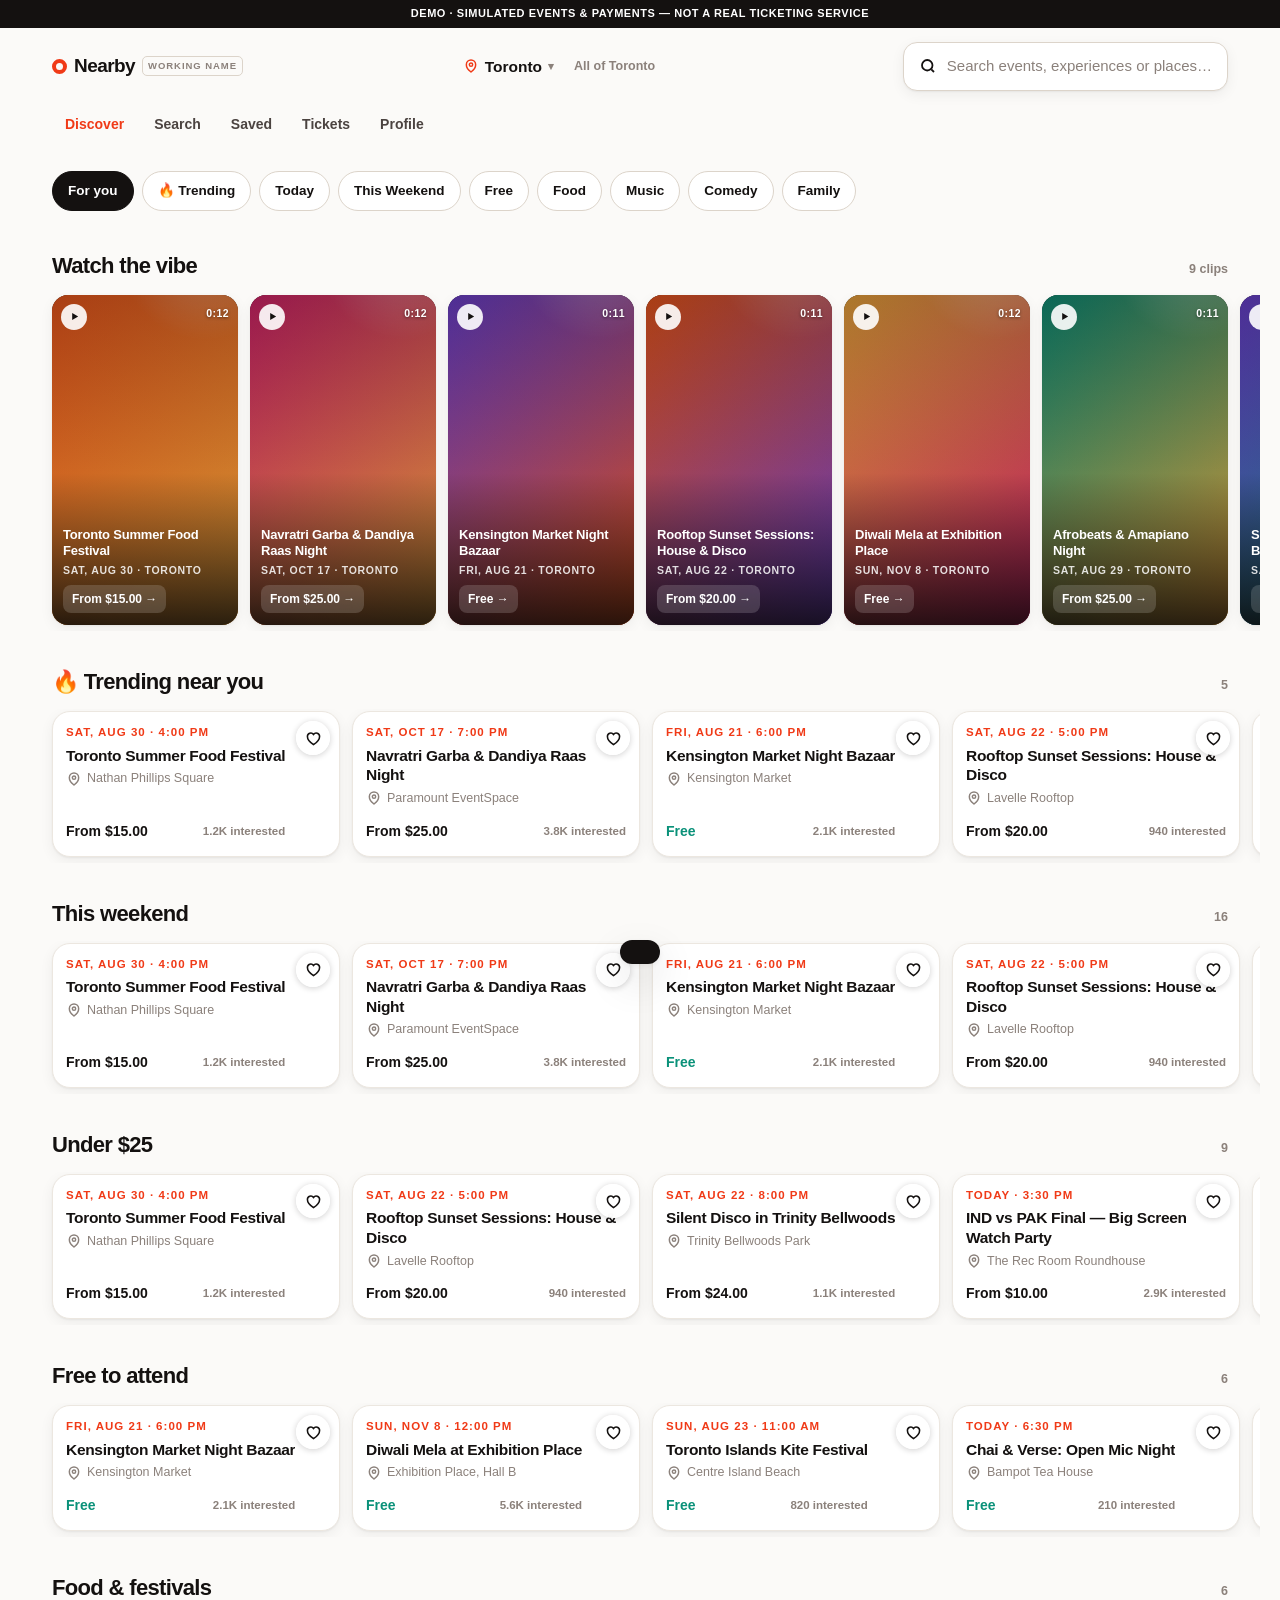
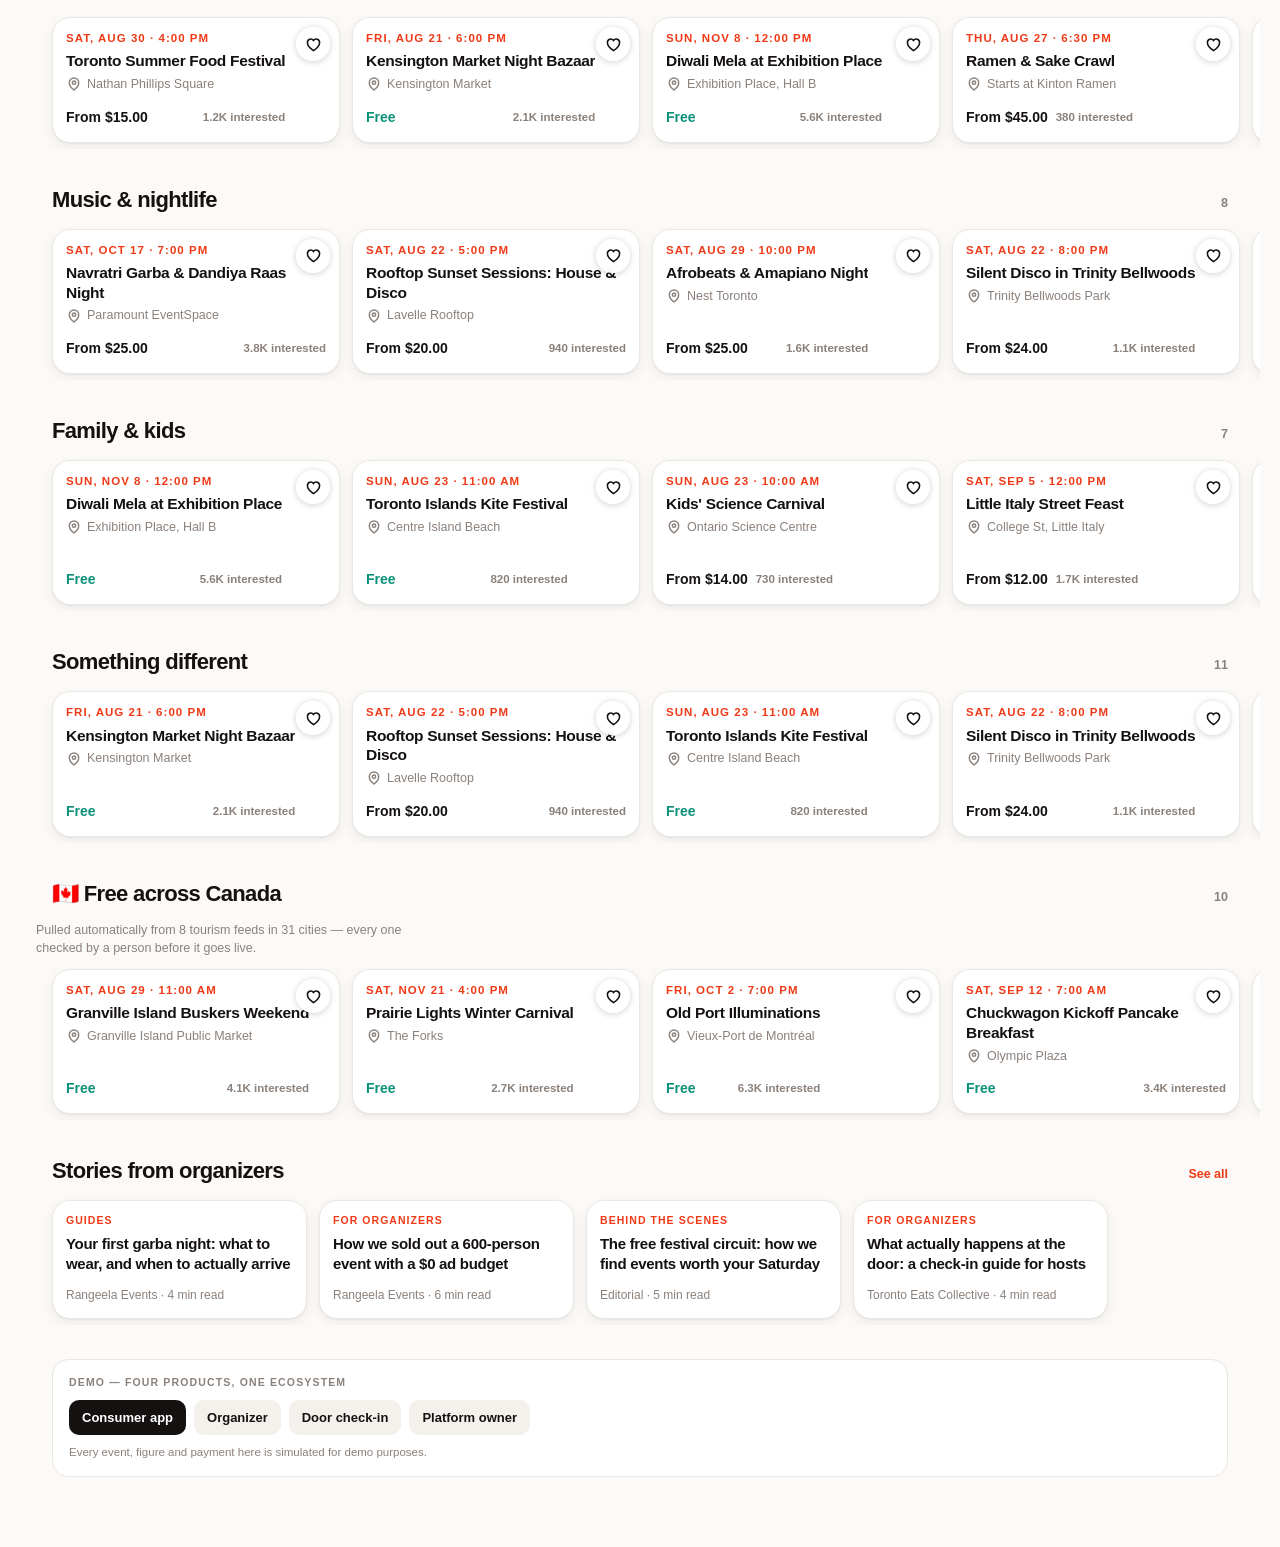
<file: index.html>
<!doctype html>
<html lang="en">
<head>
<meta charset="utf-8">
<meta name="robots" content="noindex, nofollow">
<meta name="viewport" content="width=device-width, initial-scale=1, viewport-fit=cover">
<meta name="theme-color" content="#FBFAF8">
<title>Nearby — what's happening around you</title>
<meta name="description" content="Local experience discovery demo: find what's happening near you today, this weekend or right now, and book it in under a minute.">
<link rel="stylesheet" href="assets/app.css?v=11">
</head>
<body>
<div class="demobanner" role="note"><span class="bfull">DEMO &middot; Simulated events &amp; payments &mdash; not a real ticketing service</span><span class="bshort">DEMO &middot; Not a real ticketing service</span></div>
<header class="topbar" id="topbar"></header>
<main id="app"></main>
<nav class="tabbar" id="tabbar" aria-label="Main"></nav>
<div class="toast" id="toast" role="status"></div>
<script src="assets/data.js?v=11"></script>
<script src="assets/ticket.js?v=11"></script>
<script src="assets/vendor/qrcode.js?v=11"></script>
<script src="assets/consumer.js?v=11"></script>
</body>
</html>
</file>
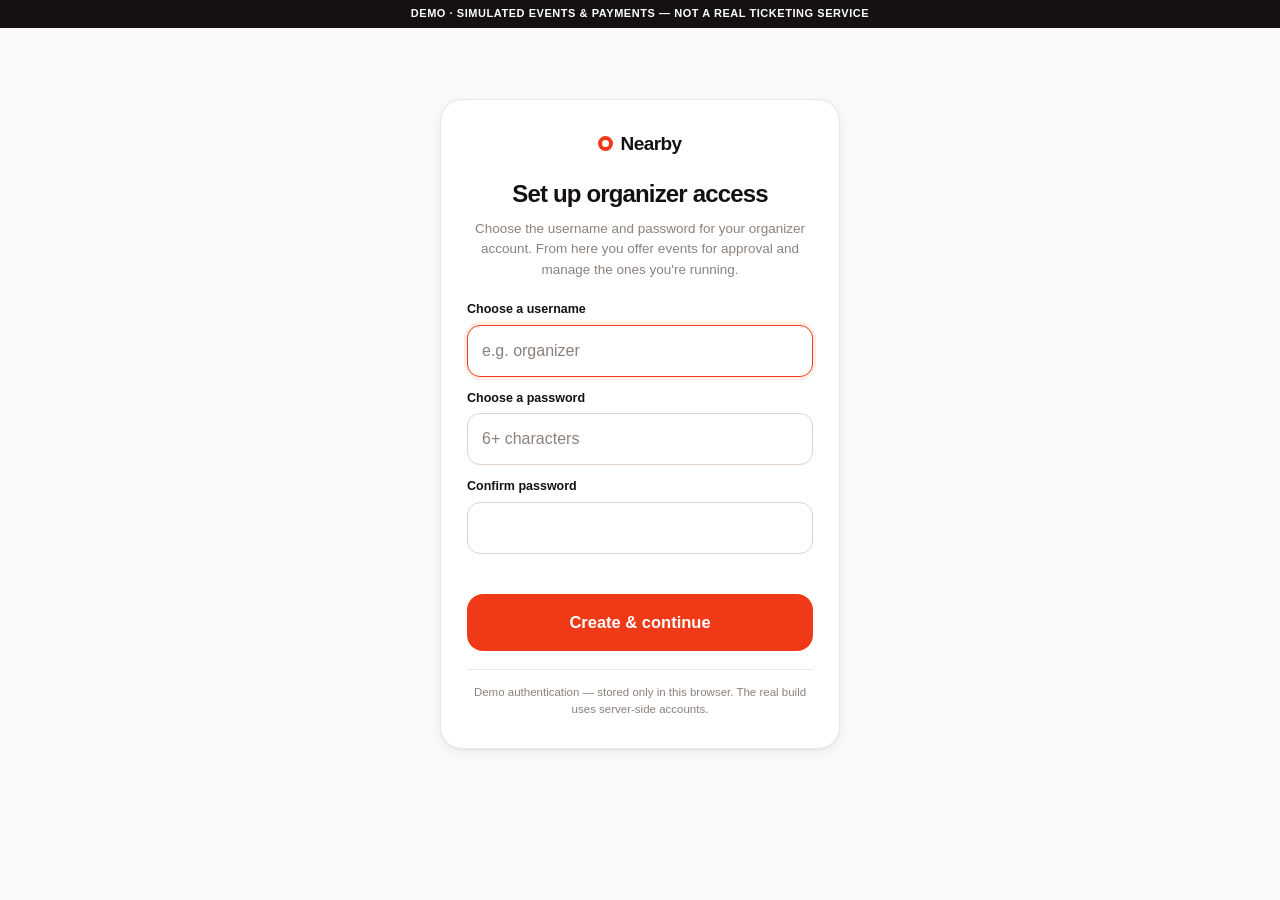
<file: checkin/index.html>
<!doctype html>
<html lang="en">
<head>
<meta charset="utf-8">
<meta name="robots" content="noindex, nofollow">
<meta name="viewport" content="width=device-width, initial-scale=1, viewport-fit=cover">
<meta name="theme-color" content="#FBFAF8">
<title>Door check-in — Nearby</title>
<meta name="description" content="Demo: the host's QR scanner — verifies a ticket is genuine, is for this event, and has not already been used.">
<link rel="stylesheet" href="../assets/app.css?v=11">
</head>
<body>
<div class="demobanner" role="note"><span class="bfull">DEMO &middot; Simulated events &amp; payments &mdash; not a real ticketing service</span><span class="bshort">DEMO &middot; Not a real ticketing service</span></div>
<main id="app"></main>
<div class="toast" id="toast" role="status"></div>
<script src="../assets/data.js?v=11"></script>
<script src="../assets/ticket.js?v=11"></script>
<script src="../assets/vendor/jsQR.js?v=11"></script>
<script src="../assets/checkin.js?v=11"></script>
<script src="../assets/auth.js?v=11"></script>
<script>gate("organizer","mountCheckin");</script>
</body>
</html>
</file>
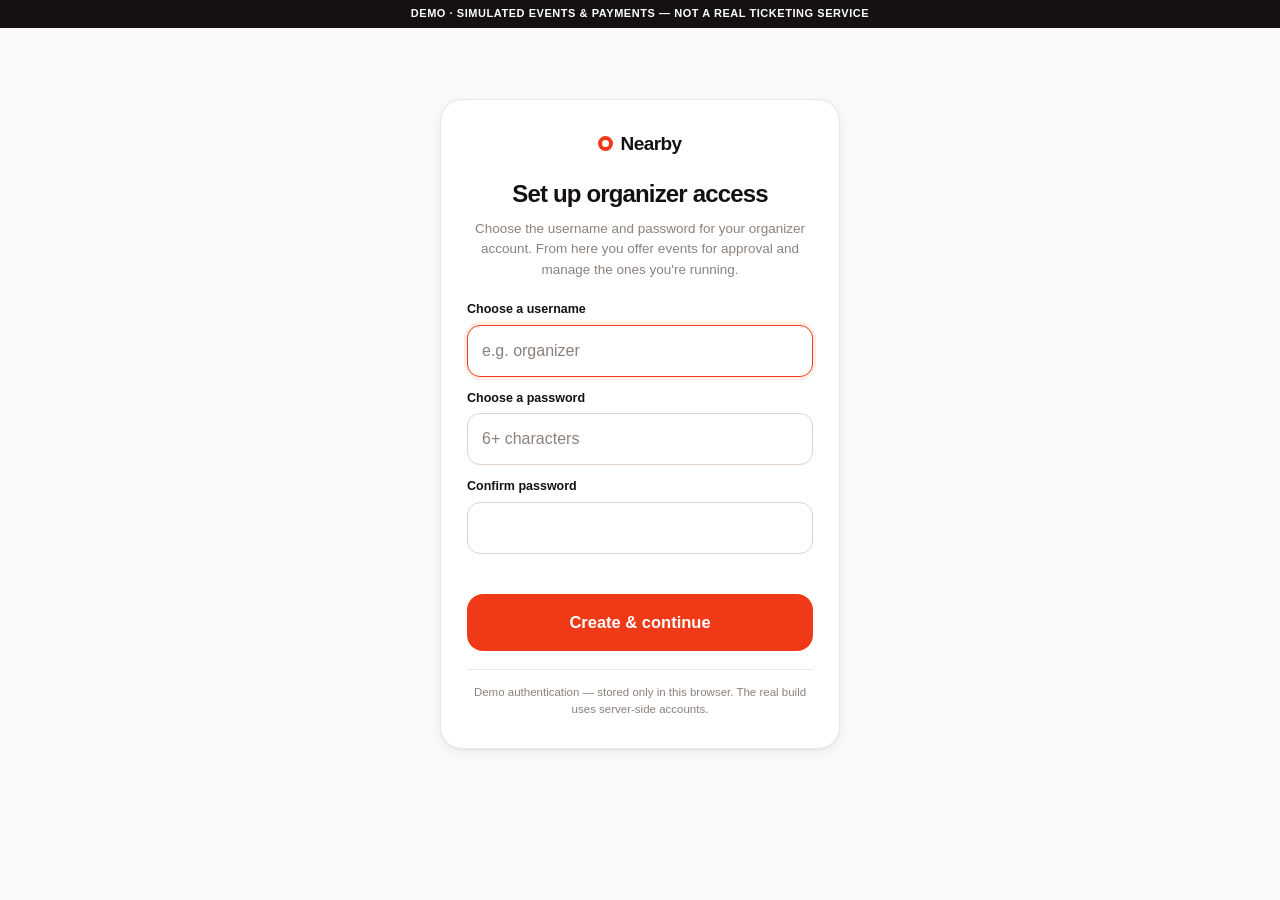
<file: organizer/index.html>
<!doctype html>
<html lang="en">
<head>
<meta charset="utf-8">
<meta name="robots" content="noindex, nofollow">
<meta name="viewport" content="width=device-width, initial-scale=1, viewport-fit=cover">
<meta name="theme-color" content="#FBFAF8">
<title>Organizer dashboard — Nearby</title>
<meta name="description" content="Demo: the organizer product — create, publish, promote, sell, manage and analyse an event.">
<link rel="stylesheet" href="../assets/app.css?v=11">
</head>
<body>
<div class="demobanner" role="note"><span class="bfull">DEMO &middot; Simulated events &amp; payments &mdash; not a real ticketing service</span><span class="bshort">DEMO &middot; Not a real ticketing service</span></div>
<main id="app"></main>
<div class="toast" id="toast" role="status"></div>
<script src="../assets/data.js?v=11"></script>
<script src="../assets/dash.js?v=11"></script>
<script src="../assets/auth.js?v=11"></script>
<script>
  hydrateSubmissions();
  gate("organizer");
</script>
</body>
</html>
</file>
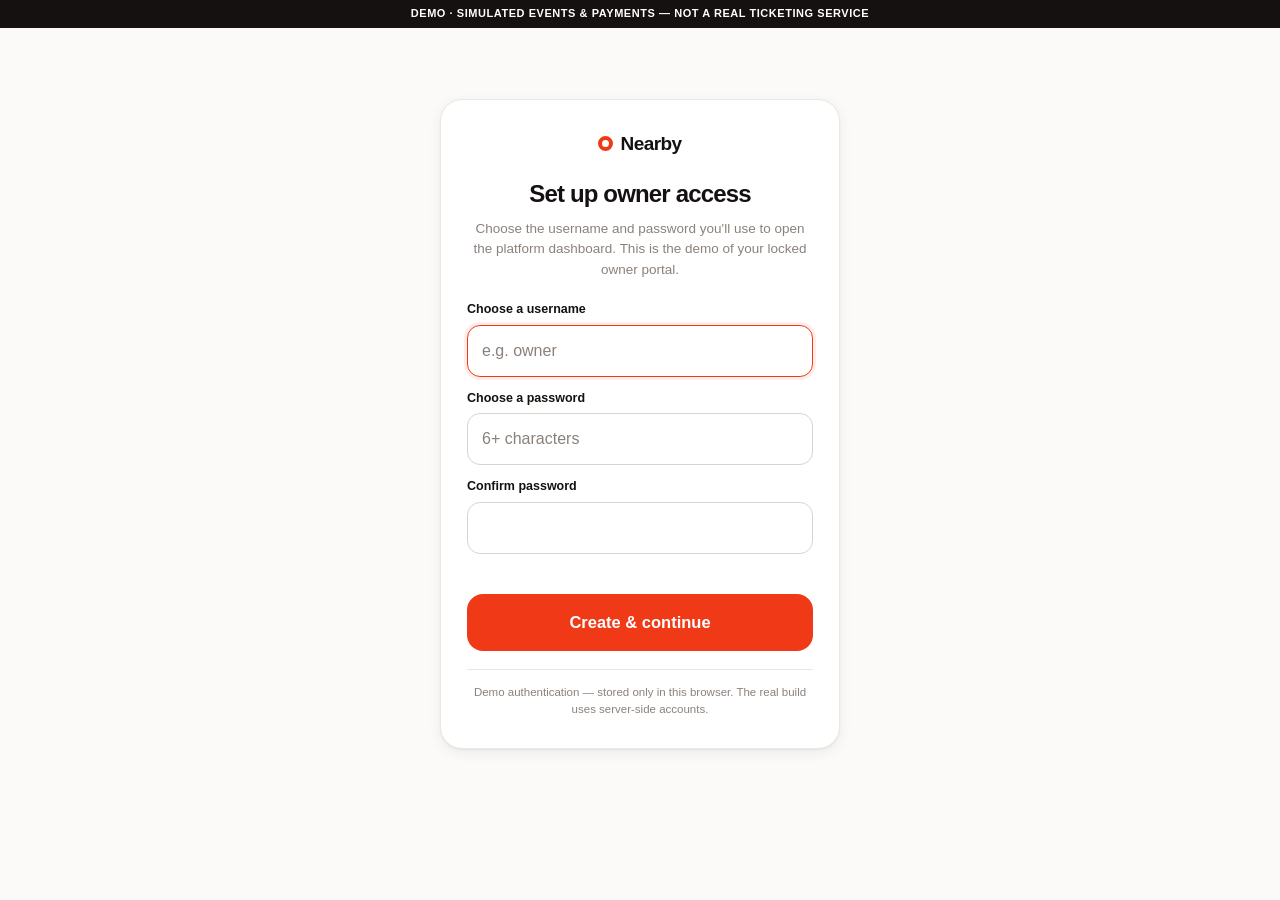
<file: platform/index.html>
<!doctype html>
<html lang="en">
<head>
<meta charset="utf-8">
<meta name="robots" content="noindex, nofollow">
<meta name="viewport" content="width=device-width, initial-scale=1, viewport-fit=cover">
<meta name="theme-color" content="#FBFAF8">
<title>Platform overview — Nearby</title>
<meta name="description" content="Demo: the platform owner's view — every organizer, every event, gross sales, revenue and the money split.">
<link rel="stylesheet" href="../assets/app.css?v=11">
</head>
<body>
<div class="demobanner" role="note"><span class="bfull">DEMO &middot; Simulated events &amp; payments &mdash; not a real ticketing service</span><span class="bshort">DEMO &middot; Not a real ticketing service</span></div>
<main id="app"></main>
<div class="toast" id="toast" role="status"></div>
<script src="../assets/data.js?v=11"></script>
<script src="../assets/dash.js?v=11"></script>
<script src="../assets/auth.js?v=11"></script>
<script>
  function mount(){
    document.getElementById("app").innerHTML = platformView();
    wireChart("c2", PLATFORM.months, m => `${m.m} — ${$$(m.gmv)} sales · ${$$(m.rev)} your revenue`);
    startMonitor();
  }
  hydrateSubmissions();
  gate("owner");
</script>
</body>
</html>
</file>
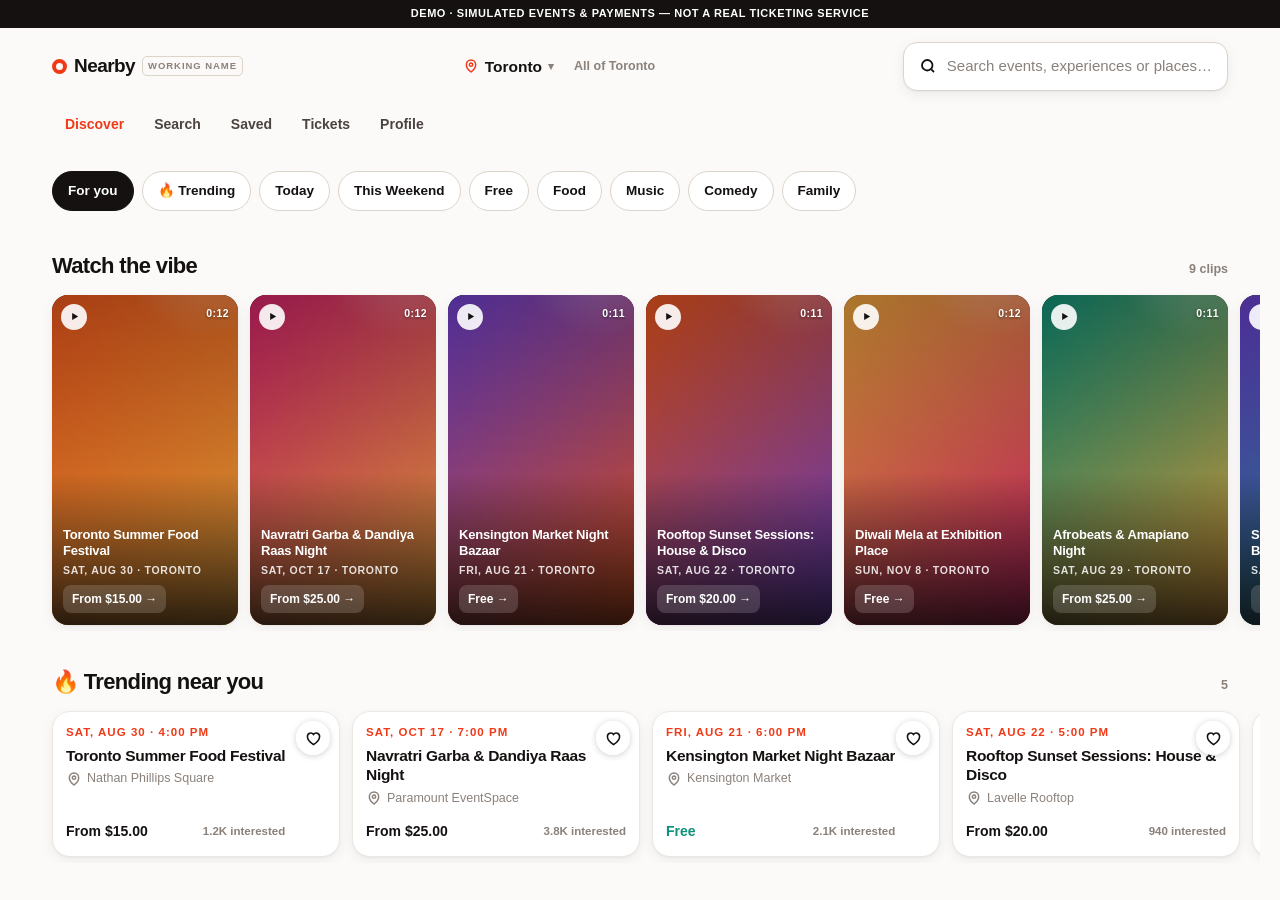
<file: user/index.html>
<!doctype html>
<html lang="en">
<head>
<meta charset="utf-8">
<title>Nearby</title>
<link rel="canonical" href="../">
<meta http-equiv="refresh" content="0; url=../">
</head>
<body><p>The consumer app now lives at <a href="../">the main link</a>.</p></body>
</html>
</file>
<file: assets/app.css>
/* ============================================================
   Discovery platform — design system.
   Mobile-first: base styles are the phone; ≥760px upgrades to desktop.
   ============================================================ */
:root{
  --ink:#141110; --ink-2:#4B4340; --ink-3:#8B817B;
  --ground:#FBFAF8; --surface:#FFFFFF; --sunk:#F4F1EC;
  --line:#ECE7E0; --line-2:#DCD4CA;

  --flame:#F03A17; --flame-deep:#CE2E0F; --flame-tint:#FFEDE8;
  --violet:#6B3FD4; --violet-tint:#F0EBFD;
  --teal:#0A9179; --teal-tint:#E4F4F0;
  --amber:#E08A00; --amber-tint:#FDF0DA;

  /* validated categorical data colors (CVD + contrast safe) */
  --d1:#E23616; --d2:#6B3FD4; --d3:#0A9179;

  --sans:-apple-system, BlinkMacSystemFont, "Segoe UI", Roboto, "Helvetica Neue", Arial, sans-serif;
  --shadow-1:0 1px 2px rgba(20,17,16,.05), 0 4px 14px rgba(20,17,16,.06);
  --shadow-2:0 2px 6px rgba(20,17,16,.07), 0 16px 40px rgba(20,17,16,.14);
  --tabh:60px;
}
*{box-sizing:border-box; margin:0; padding:0}
html{-webkit-text-size-adjust:100%}
body{
  background:var(--ground); color:var(--ink);
  font-family:var(--sans); font-size:15px; line-height:1.5;
  -webkit-font-smoothing:antialiased; overflow-x:hidden;
}
button{font:inherit; color:inherit; cursor:pointer; background:none; border:none; text-align:left}
input,select{font:inherit; color:inherit}
:focus-visible{outline:2.5px solid var(--flame); outline-offset:2px; border-radius:6px}
::placeholder{color:var(--ink-3)}
@media (prefers-reduced-motion: reduce){ *{animation-duration:.01ms !important; animation-iteration-count:1 !important; transition-duration:.01ms !important; scroll-behavior:auto !important} }

/* ---------- type primitives ---------- */
.display{font-weight:800; letter-spacing:-.035em; line-height:1.04}
.eyebrow{font-size:11px; font-weight:800; letter-spacing:.13em; text-transform:uppercase}
.when{font-size:11.5px; font-weight:800; letter-spacing:.09em; text-transform:uppercase; color:var(--flame)}
.tnum{font-variant-numeric:tabular-nums}

/* ---------- buttons ---------- */
.btn{
  display:inline-flex; align-items:center; justify-content:center; gap:8px;
  background:var(--flame); color:#fff; font-weight:700; font-size:15px;
  padding:13px 22px; border-radius:14px; transition:transform .12s, background .15s;
  text-align:center;
}
.btn:active{transform:scale(.975)}
.btn:hover{background:var(--flame-deep)}
.btn.block{width:100%}
.btn.lg{font-size:16.5px; padding:16px 26px; border-radius:16px}
.btn.ghost{background:none; color:var(--ink); border:1.5px solid var(--line-2)}
.btn.ghost:hover{background:var(--sunk); border-color:var(--ink-3)}
.btn.dark{background:var(--ink)} .btn.dark:hover{background:#332C29}
.btn.quiet{background:var(--sunk); color:var(--ink)} .btn.quiet:hover{background:var(--line)}
.btn:disabled{opacity:.4; cursor:not-allowed}
.btn:disabled:active{transform:none}

/* ---------- app header ---------- */
.topbar{position:sticky; top:0; z-index:40; background:var(--ground); border-bottom:1px solid transparent; transition:border-color .2s}
.topbar.stuck{border-color:var(--line)}
.tbwrap{max-width:1240px; margin:0 auto; padding:12px 16px 10px}
.locrow{display:flex; align-items:center; gap:10px; margin-bottom:10px}
.locpick{display:flex; align-items:center; gap:6px; font-weight:700; font-size:15.5px; padding:5px 10px 5px 4px; border-radius:10px}
.locpick:hover{background:var(--sunk)}
.locpick .pinico{color:var(--flame); display:flex}
.locpick .caret{color:var(--ink-3); font-size:11px}
.brandmark{margin-left:auto; display:flex; align-items:center; gap:7px; font-weight:800; letter-spacing:-.03em; font-size:17px}
.brandmark .ring{width:15px; height:15px; border-radius:50%; border:4px solid var(--flame)}
.brandmark .wn{font-size:9.5px; font-weight:800; letter-spacing:.1em; text-transform:uppercase; color:var(--ink-3); border:1px solid var(--line-2); padding:2px 5px; border-radius:5px}
.askline{font-size:26px; font-weight:800; letter-spacing:-.035em; line-height:1.08; margin-bottom:13px; max-width:16ch}

.searchbtn, .searchfield{
  width:100%; display:flex; align-items:center; gap:10px;
  background:var(--surface); border:1.5px solid var(--line-2); border-radius:14px;
  padding:12px 15px; font-size:15px; color:var(--ink-3); box-shadow:var(--shadow-1);
}
.searchbtn:hover{border-color:var(--ink-3)}
.searchfield input{flex:1; border:none; background:none; outline:none; color:var(--ink); min-width:0}
.searchfield:focus-within{border-color:var(--flame); box-shadow:0 0 0 3px var(--flame-tint)}
.searchico{color:var(--ink); flex:none; display:flex}

/* discovery chips */
.chiprail{display:flex; gap:8px; overflow-x:auto; scrollbar-width:none; padding:12px 16px 4px; scroll-snap-type:x proximity; scroll-padding-inline:16px}
.chiprail::-webkit-scrollbar{display:none}
.chiprail::after{content:""; flex:none; width:6px}
.chip{
  flex:none; padding:9px 15px; border-radius:999px; border:1.5px solid var(--line-2);
  background:var(--surface); font-size:13.5px; font-weight:650; white-space:nowrap; scroll-snap-align:start;
  transition:all .12s;
}
.chip:hover{border-color:var(--ink-3)}
.chip.on{background:var(--ink); border-color:var(--ink); color:#fff}
.chip.hot.on{background:var(--flame); border-color:var(--flame)}

/* ---------- page shell ---------- */
main{max-width:1240px; margin:0 auto; padding-bottom:calc(var(--tabh) + 34px)}
.pad{padding-left:16px; padding-right:16px}

/* ---------- section + rails ---------- */
.sec{margin-top:26px}
.sechead{display:flex; align-items:baseline; gap:10px; padding:0 16px 11px}
.sechead h2{font-size:19px; font-weight:800; letter-spacing:-.03em}
.sechead .sn{font-size:12.5px; color:var(--ink-3); margin-left:auto; white-space:nowrap; font-weight:600}
.rail{
  display:flex; gap:12px; overflow-x:auto; scroll-snap-type:x mandatory;
  scrollbar-width:none; padding:2px 16px 6px; scroll-padding-inline:16px;
}
.rail::-webkit-scrollbar{display:none}
.rail::after{content:""; flex:none; width:4px}

/* ---------- event card ---------- */
.ecard{
  position:relative; flex:none; width:255px; scroll-snap-align:start;
  background:var(--surface); border:1px solid var(--line); border-radius:18px;
  overflow:hidden; box-shadow:var(--shadow-1); transition:transform .14s, box-shadow .14s;
  display:flex; flex-direction:column;
}
.ecard:hover{transform:translateY(-2px); box-shadow:var(--shadow-2)}
.ecard.wide{width:auto; flex:1 1 auto}
.ehit{display:flex; flex-direction:column; flex:1; min-width:0; width:100%}
.eart{position:relative; aspect-ratio:16/10; overflow:hidden; flex:none}
.eart .glyph{position:absolute; right:10px; bottom:-22px; font-size:96px; font-weight:800; letter-spacing:-.05em; color:rgba(255,255,255,.26); line-height:1; user-select:none}
.eart .vibe{position:absolute; inset:0; display:flex; align-items:flex-end; padding:11px; gap:6px}
.tagpill{
  display:inline-flex; align-items:center; gap:5px; background:rgba(255,255,255,.94); color:var(--ink);
  font-size:10.5px; font-weight:800; letter-spacing:.06em; text-transform:uppercase;
  padding:5px 9px; border-radius:8px; backdrop-filter:blur(6px);
}
.tagpill.flame{color:var(--flame-deep)}
.tagpill.teal{color:var(--teal)}
.tagpill.amber{color:var(--amber)}
.tagpill.solid{background:var(--ink); color:#fff}
.savebtn{
  position:absolute; top:9px; right:9px; z-index:2; width:34px; height:34px; border-radius:50%;
  background:rgba(255,255,255,.93); display:flex; align-items:center; justify-content:center;
  box-shadow:0 1px 6px rgba(20,17,16,.2); backdrop-filter:blur(6px); transition:transform .12s;
}
.savebtn:active{transform:scale(.88)}
.savebtn svg{width:17px; height:17px; stroke:var(--ink); fill:none; stroke-width:2.2}
.savebtn.on svg{fill:var(--flame); stroke:var(--flame)}
.ebody{padding:12px 13px 14px; display:flex; flex-direction:column; gap:4px; flex:1}
.ebody h3{font-size:15.5px; font-weight:750; letter-spacing:-.02em; line-height:1.27;
  display:-webkit-box; -webkit-line-clamp:2; -webkit-box-orient:vertical; overflow:hidden}
.eplace{font-size:12.5px; color:var(--ink-3); display:flex; align-items:center; gap:5px;
  white-space:nowrap; overflow:hidden; text-overflow:ellipsis}
.efoot{margin-top:auto; padding-top:9px; display:flex; align-items:center; gap:8px}
.eprice{font-size:14px; font-weight:750}
.eprice.free{color:var(--teal)}
.esocial{margin-left:auto; font-size:11.5px; font-weight:700; color:var(--ink-3); white-space:nowrap}

/* ---------- reel rail (video-first architecture) ---------- */
.reel{
  position:relative; flex:none; width:158px; aspect-ratio:9/16; scroll-snap-align:start;
  border-radius:16px; overflow:hidden; box-shadow:var(--shadow-1); display:block;
  background:var(--ink);
}
/* .reelmedia is the slot a real <video muted loop playsinline> drops into */
.reelmedia{position:absolute; inset:0; animation:drift 14s ease-in-out infinite alternate}
@keyframes drift{from{transform:scale(1.02) translate3d(0,0,0)} to{transform:scale(1.16) translate3d(-3%,-2%,0)}}
.reel .scrim{position:absolute; inset:0; background:linear-gradient(to top, rgba(10,8,7,.86) 0%, rgba(10,8,7,.15) 46%, rgba(10,8,7,.3) 100%)}
.reelplay{position:absolute; top:9px; left:9px; width:26px; height:26px; border-radius:50%; background:rgba(255,255,255,.9); display:flex; align-items:center; justify-content:center}
.reelplay svg{width:11px; height:11px; fill:var(--ink); margin-left:1.5px}
.reellen{position:absolute; top:11px; right:9px; color:#fff; font-size:10.5px; font-weight:750; letter-spacing:.04em; text-shadow:0 1px 3px rgba(0,0,0,.5)}
.reelinfo{position:absolute; left:0; right:0; bottom:0; padding:11px 11px 12px; color:#fff}
.reelinfo .rt{font-size:13px; font-weight:750; line-height:1.25; letter-spacing:-.015em;
  display:-webkit-box; -webkit-line-clamp:2; -webkit-box-orient:vertical; overflow:hidden}
.reelinfo .rd{font-size:10.5px; font-weight:750; letter-spacing:.07em; text-transform:uppercase; opacity:.85; margin-top:3px}
.reelinfo .rp{margin-top:7px; display:inline-flex; align-items:center; gap:5px; font-size:12px; font-weight:800; background:rgba(255,255,255,.16); backdrop-filter:blur(6px); padding:5px 9px; border-radius:8px}

/* ---------- event detail ---------- */
.detailgrid{padding:0 16px}
.buysub{display:none}
.backbar{position:sticky; top:0; z-index:35; display:flex; align-items:center; gap:8px; padding:10px 16px; background:var(--ground)}
.iconbtn{width:38px; height:38px; border-radius:50%; background:var(--surface); border:1px solid var(--line);
  display:flex; align-items:center; justify-content:center; box-shadow:var(--shadow-1); flex:none}
.iconbtn:active{transform:scale(.92)}
.iconbtn svg{width:18px; height:18px; stroke:var(--ink); fill:none; stroke-width:2.2}
.iconbtn.on svg{fill:var(--flame); stroke:var(--flame)}
.iconbtn.spaced{margin-left:auto}
.dhero{position:relative; margin:0 16px; border-radius:20px; overflow:hidden; aspect-ratio:16/11}
.dhero .glyph{position:absolute; right:14px; bottom:-30px; font-size:170px; font-weight:800; letter-spacing:-.05em; color:rgba(255,255,255,.24); line-height:1}
.dhero .heroplay{position:absolute; left:50%; top:50%; transform:translate(-50%,-50%); width:56px; height:56px; border-radius:50%;
  background:rgba(255,255,255,.92); display:flex; align-items:center; justify-content:center; box-shadow:var(--shadow-2)}
.dhero .heroplay svg{width:19px; height:19px; fill:var(--ink); margin-left:3px}
.dhero .vibe{position:absolute; left:12px; bottom:12px; display:flex; gap:6px}
.dtitle{font-size:26px; font-weight:800; letter-spacing:-.038em; line-height:1.09; margin:16px 0 12px; text-wrap:balance}
.factlist{display:flex; flex-direction:column; gap:13px; margin-bottom:18px}
.fact{display:flex; gap:11px; align-items:flex-start}
.factico{width:36px; height:36px; border-radius:11px; background:var(--sunk); display:flex; align-items:center; justify-content:center; flex:none; font-size:16px}
.fact .f1{font-weight:700; font-size:14.5px}
.fact .f2{color:var(--ink-3); font-size:13px; margin-top:1px}
.fact .f2 b{color:var(--ink-2); font-weight:650}

.dsec{margin:26px 0}
.dsec h2{font-size:18px; font-weight:800; letter-spacing:-.03em; margin-bottom:11px}
.dsec p{color:var(--ink-2); margin-bottom:11px; font-size:14.5px; line-height:1.62}
.clamp{display:-webkit-box; -webkit-line-clamp:3; -webkit-box-orient:vertical; overflow:hidden}
.readmore{color:var(--flame); font-weight:750; font-size:14px; padding:4px 0}
.expectgrid{display:grid; grid-template-columns:1fr 1fr; gap:10px}
.expect{background:var(--surface); border:1px solid var(--line); border-radius:14px; padding:13px 14px}
.expect .ex{font-size:20px; line-height:1; margin-bottom:8px; display:block}
.expect .en{font-weight:700; font-size:13.5px}
.expect .ed{color:var(--ink-3); font-size:12.5px; margin-top:2px; line-height:1.4}
.mapbox{height:150px; border-radius:16px; border:1px solid var(--line); position:relative; overflow:hidden;
  background:
    linear-gradient(rgba(20,17,16,.05) 1px, transparent 1px),
    linear-gradient(90deg, rgba(20,17,16,.05) 1px, transparent 1px),
    linear-gradient(150deg,#F5F1EB,#EDE7DF);
  background-size:30px 30px, 30px 30px, cover}
.pin{position:absolute; left:50%; top:50%; transform:translate(-50%,-100%); width:24px; height:24px;
  background:var(--flame); border-radius:50% 50% 50% 0; rotate:-45deg; box-shadow:0 4px 10px rgba(240,58,23,.4)}
.pin::after{content:""; position:absolute; inset:6.5px; background:#fff; border-radius:50%}
.orgrow{display:flex; align-items:center; gap:13px; background:var(--surface); border:1px solid var(--line); border-radius:16px; padding:14px 15px}
.oav{width:46px; height:46px; border-radius:14px; flex:none; display:flex; align-items:center; justify-content:center; font-weight:800; font-size:19px; color:#fff}
.orgrow .on{font-weight:750; font-size:15px}
.orgrow .om{color:var(--ink-3); font-size:12.5px; margin-top:1px}
.orgrow .btn{margin-left:auto; flex:none}

/* sticky purchase bar */
.buybar{
  position:fixed; left:0; right:0; bottom:0; z-index:45;
  background:var(--surface); border-top:1px solid var(--line);
  padding:11px 16px calc(11px + env(safe-area-inset-bottom));
  display:flex; align-items:center; gap:12px; box-shadow:0 -4px 20px rgba(20,17,16,.09);
}
.buybar .bp{flex:none}
.buybar .bpl{font-size:10.5px; font-weight:800; letter-spacing:.09em; text-transform:uppercase; color:var(--ink-3)}
.buybar .bpv{font-size:17px; font-weight:800; letter-spacing:-.02em}
.buybar .btn{flex:1}

/* ---------- bottom tab bar ---------- */
.tabbar{
  position:fixed; left:0; right:0; bottom:0; z-index:50;
  background:rgba(255,255,255,.96); backdrop-filter:blur(14px);
  border-top:1px solid var(--line); display:flex;
  padding-bottom:env(safe-area-inset-bottom);
}
.tabbtn{flex:1; height:var(--tabh); display:flex; flex-direction:column; align-items:center; justify-content:center; gap:3px; color:var(--ink-3); position:relative}
.tabbtn svg{width:21px; height:21px; stroke:currentColor; fill:none; stroke-width:1.9}
.tabbtn span{font-size:10px; font-weight:700; letter-spacing:.01em}
.tabbtn.on{color:var(--flame)}
.tabbtn.on svg{stroke-width:2.3}
.tabdot{position:absolute; top:9px; right:calc(50% - 17px); min-width:16px; height:16px; padding:0 4px;
  background:var(--flame); color:#fff; font-size:10px; font-weight:800; border-radius:999px;
  display:flex; align-items:center; justify-content:center; line-height:1}

/* ---------- generic page pieces ---------- */
.phead{padding:8px 16px 4px}
.phead h1{font-size:27px; font-weight:800; letter-spacing:-.038em}
.phead p{color:var(--ink-3); font-size:14px; margin-top:3px}
.grid2{display:grid; grid-template-columns:1fr 1fr; gap:12px; padding:14px 16px 0}
.empty{text-align:center; padding:54px 26px; margin:20px 16px; border:1.5px dashed var(--line-2); border-radius:20px}
.empty .eico{font-size:34px; margin-bottom:12px}
.empty h3{font-size:18px; font-weight:800; letter-spacing:-.02em; margin-bottom:6px}
.empty p{color:var(--ink-3); font-size:14px; margin-bottom:18px; max-width:32ch; margin-left:auto; margin-right:auto}

.suggest{display:flex; flex-direction:column; gap:9px; padding:4px 16px}
.sugg{display:flex; align-items:center; gap:11px; background:var(--surface); border:1px solid var(--line); border-radius:14px; padding:13px 15px; font-size:14.5px; font-weight:600}
.sugg:hover{border-color:var(--ink-3)}
.sugg .sq{font-size:17px}
.sugg .sarr{margin-left:auto; color:var(--ink-3)}
.filterrow{display:flex; gap:8px; overflow-x:auto; scrollbar-width:none; padding:12px 16px 6px}
.filterrow::-webkit-scrollbar{display:none}
.fpill{flex:none; display:inline-flex; align-items:center; gap:6px; padding:8px 13px; border-radius:11px;
  border:1.5px solid var(--line-2); background:var(--surface); font-size:13px; font-weight:650; white-space:nowrap}
.fpill.on{border-color:var(--ink); background:var(--ink); color:#fff}
.fpill.soon{opacity:.5}
.fpill .fc{color:var(--ink-3); font-size:10px}
.fpill.on .fc{color:rgba(255,255,255,.7)}

/* orders / tickets */
.orderrow{display:flex; gap:13px; align-items:center; background:var(--surface); border:1px solid var(--line);
  border-radius:16px; padding:13px 14px; margin:0 16px 12px}
.orderrow .oa{width:60px; height:60px; border-radius:12px; flex:none; position:relative; overflow:hidden}
.orderrow .oi{flex:1; min-width:0}
.orderrow .onm{font-weight:750; font-size:14.5px; line-height:1.3}
.orderrow .omt{color:var(--ink-3); font-size:12.5px; margin-top:2px}
.orderrow .oq{flex:none; color:var(--ink-3)}

/* profile */
.profcard{margin:14px 16px; background:var(--surface); border:1px solid var(--line); border-radius:18px; padding:18px; text-align:center}
.profav{width:62px; height:62px; border-radius:50%; background:var(--sunk); display:flex; align-items:center; justify-content:center; font-size:26px; margin:0 auto 12px}
.profcard h3{font-size:18px; font-weight:800; letter-spacing:-.025em}
.profcard p{color:var(--ink-3); font-size:13.5px; margin:5px 0 15px}
.statrow{display:flex; gap:10px; margin:14px 16px}
.statbox{flex:1; background:var(--surface); border:1px solid var(--line); border-radius:14px; padding:14px; text-align:center}
.statbox .sv{font-size:22px; font-weight:800; letter-spacing:-.03em}
.statbox .sl{font-size:11.5px; color:var(--ink-3); font-weight:650; margin-top:2px}
.listrow{display:flex; align-items:center; gap:12px; padding:15px 16px; border-bottom:1px solid var(--line); font-size:14.5px; font-weight:600; width:100%}
.listrow .lq{font-size:17px; width:22px}
.listrow .larr{margin-left:auto; color:var(--ink-3)}

/* ---------- checkout sheet ---------- */
.scrim-full{position:fixed; inset:0; z-index:100; background:rgba(20,17,16,.55); display:flex; align-items:flex-end; justify-content:center; animation:fade .2s}
@keyframes fade{from{opacity:0}to{opacity:1}}
.sheet{
  background:var(--ground); width:100%; max-width:520px; max-height:94vh;
  border-radius:22px 22px 0 0; display:flex; flex-direction:column; overflow:hidden;
  animation:slideup .26s cubic-bezier(.22,.9,.3,1); box-shadow:var(--shadow-2);
}
@keyframes slideup{from{transform:translateY(100%)}to{transform:none}}
.shead{padding:14px 16px 12px; background:var(--surface); border-bottom:1px solid var(--line); flex:none}
.grabber{width:36px; height:4px; border-radius:99px; background:var(--line-2); margin:0 auto 11px}
.sheadrow{display:flex; align-items:center; gap:12px}
.sheadrow .st{font-weight:750; font-size:14.5px; line-height:1.25;
  display:-webkit-box; -webkit-line-clamp:1; -webkit-box-orient:vertical; overflow:hidden}
.sheadrow .sd{font-size:12px; color:var(--ink-3); margin-top:1px}
.hold{display:flex; align-items:center; gap:5px; background:var(--flame-tint); color:var(--flame-deep);
  font-weight:800; font-size:12px; padding:5px 10px; border-radius:9px; flex:none}
.sbody{overflow-y:auto; flex:1; padding:14px 16px 4px; -webkit-overflow-scrolling:touch}
.sfoot{flex:none; background:var(--surface); border-top:1px solid var(--line);
  padding:13px 16px calc(13px + env(safe-area-inset-bottom))}
.steps{display:flex; align-items:center; gap:6px; font-size:11px; font-weight:800; letter-spacing:.07em; text-transform:uppercase; color:var(--ink-3); margin-bottom:12px}
.steps .sdot{width:6px; height:6px; border-radius:50%; background:var(--line-2)}
.steps .sdot.on{background:var(--flame)}

.tierbox{background:var(--surface); border:1.5px solid var(--line); border-radius:16px; padding:14px 15px; margin-bottom:11px; display:flex; align-items:center; gap:12px}
.tierbox.picked{border-color:var(--flame)}
.tierbox.gone{opacity:.5}
.tierbox .ti{flex:1; min-width:0}
.tierbox .tn{font-weight:750; font-size:14.5px}
.tierbox .td{color:var(--ink-3); font-size:12.5px; margin-top:2px; line-height:1.4}
.tierbox .tp{font-weight:800; font-size:15px; margin-top:7px}
.tierbox .tp .fee{font-weight:600; color:var(--ink-3); font-size:11.5px}
.step{display:flex; align-items:center; gap:1px; flex:none}
.step button{width:33px; height:33px; border-radius:50%; border:1.5px solid var(--flame); color:var(--flame);
  font-size:18px; font-weight:700; display:flex; align-items:center; justify-content:center}
.step button:disabled{border-color:var(--line-2); color:var(--line-2)}
.step .q{width:30px; text-align:center; font-weight:800; font-size:15.5px}
.gonepill{font-size:11px; font-weight:800; letter-spacing:.06em; text-transform:uppercase; color:var(--ink-3); border:1px solid var(--line-2); padding:4px 9px; border-radius:8px; flex:none}

.sumline{display:flex; justify-content:space-between; gap:12px; font-size:14px; margin-bottom:8px}
.sumline .sl{color:var(--ink-2)}
.sumline.tot{font-weight:800; font-size:16.5px; border-top:1px solid var(--line); padding-top:11px; margin-top:10px}
.sumline .off{color:var(--teal); font-weight:700}

.walletrow{display:flex; flex-direction:column; gap:9px; margin-bottom:14px}
.wbtn{width:100%; padding:14px; border-radius:14px; background:var(--ink); color:#fff; font-weight:750; font-size:15px;
  display:flex; align-items:center; justify-content:center; gap:8px}
.wbtn.g{background:var(--surface); color:var(--ink); border:1.5px solid var(--line-2)}
.ordiv{display:flex; align-items:center; gap:12px; color:var(--ink-3); font-size:12px; font-weight:700; margin:2px 0 14px}
.ordiv::before,.ordiv::after{content:""; height:1px; background:var(--line); flex:1}
.field{margin-bottom:12px}
.field label{display:block; font-size:12.5px; font-weight:750; margin-bottom:6px}
.field input{width:100%; border:1.5px solid var(--line-2); border-radius:13px; padding:13px 14px; background:var(--surface); outline:none; font-size:16px}
.field input:focus{border-color:var(--flame); box-shadow:0 0 0 3px var(--flame-tint)}
.field input.bad{border-color:var(--flame); background:#FFF6F4}
.frow{display:flex; gap:10px}
.frow>*{flex:1; min-width:0}
.cardwrap{position:relative}
.cardwrap .cbrand{position:absolute; right:13px; top:41px; font-size:10.5px; font-weight:800; letter-spacing:.05em; color:var(--ink-3)}
.guestnote{display:flex; gap:9px; background:var(--teal-tint); border-radius:13px; padding:11px 13px; font-size:12.5px; color:var(--teal); margin-bottom:14px; line-height:1.45}
.testnote{background:var(--sunk); border-radius:12px; padding:10px 12px; font-size:12px; color:var(--ink-2); margin-top:12px; line-height:1.45}
.promorow{display:flex; gap:8px; margin-top:4px}
.promorow input{flex:1; border:1.5px solid var(--line-2); border-radius:12px; padding:11px 13px; background:var(--surface); outline:none; font-size:15px; min-width:0}
.promorow input:focus{border-color:var(--flame)}
.pmsg{font-size:12.5px; font-weight:700; margin-top:7px}
.pmsg.ok{color:var(--teal)} .pmsg.no{color:var(--flame)}
.spin{width:17px; height:17px; border:2.5px solid rgba(255,255,255,.35); border-top-color:#fff; border-radius:50%; animation:spin .7s linear infinite; flex:none}
@keyframes spin{to{transform:rotate(360deg)}}

/* ---------- confirmation ---------- */
.confwrap{padding:26px 16px 0; text-align:center}
.tick{width:66px; height:66px; margin:0 auto 18px; border-radius:50%; background:var(--teal); color:#fff;
  display:flex; align-items:center; justify-content:center; animation:pop .42s cubic-bezier(.3,1.6,.6,1)}
@keyframes pop{from{transform:scale(.4); opacity:0}to{transform:none; opacity:1}}
.confwrap h1{font-size:29px; font-weight:800; letter-spacing:-.04em; margin-bottom:8px}
.confwrap .csub{color:var(--ink-2); font-size:14.5px; max-width:36ch; margin:0 auto 6px; line-height:1.55}
.confwrap .cord{font-size:12.5px; color:var(--ink-3); margin-bottom:22px}
.pass{background:var(--surface); border:1px solid var(--line); border-radius:18px; box-shadow:var(--shadow-1);
  text-align:left; overflow:hidden; margin-bottom:14px}
.passtop{padding:16px; display:flex; gap:14px; align-items:center}
.passtop .qr{flex:none; background:#fff; padding:5px; border-radius:9px; border:1px solid var(--line)}
.passtop .pn{font-weight:750; font-size:14.5px; line-height:1.3}
.passtop .pt{color:var(--flame); font-weight:800; font-size:11px; letter-spacing:.07em; text-transform:uppercase; margin:4px 0}
.passtop .pm{color:var(--ink-3); font-size:12.5px}
.rip{border-top:2px dashed var(--line-2); position:relative}
.rip::before,.rip::after{content:""; position:absolute; top:-9px; width:18px; height:18px; border-radius:50%; background:var(--ground)}
.rip::before{left:-9px} .rip::after{right:-9px}
.passbot{padding:11px 16px; display:flex; justify-content:space-between; gap:10px; font-size:12px; color:var(--ink-3)}
.acctprompt{background:var(--surface); border:1px solid var(--line); border-radius:18px; padding:18px; margin:8px 0 14px; text-align:left; display:flex; gap:13px; align-items:center}
.acctprompt .ai{font-size:24px}
.acctprompt h4{font-size:14.5px; font-weight:750}
.acctprompt p{font-size:12.5px; color:var(--ink-3); margin-top:2px; line-height:1.45}
.confbtns{display:flex; flex-direction:column; gap:9px; margin-bottom:14px}

/* ---------- toast ---------- */
.toast{position:fixed; left:50%; bottom:calc(var(--tabh) + 18px); transform:translateX(-50%) translateY(90px);
  background:var(--ink); color:#fff; padding:12px 20px; border-radius:14px; font-size:14px; font-weight:600;
  box-shadow:var(--shadow-2); z-index:200; transition:transform .26s cubic-bezier(.22,.9,.3,1); max-width:92vw; text-align:center}
.toast.show{transform:translateX(-50%) translateY(0)}

/* ---------- demo switcher ---------- */
.demobar{margin:34px 16px 0; padding:15px 16px; background:var(--surface); border:1px solid var(--line); border-radius:16px}
.demobar .dl{font-size:10.5px; font-weight:800; letter-spacing:.11em; text-transform:uppercase; color:var(--ink-3); margin-bottom:9px}
.demobar .dls{display:flex; gap:8px; flex-wrap:wrap}
.demolink{font-size:13px; font-weight:700; padding:8px 13px; border-radius:10px; background:var(--sunk); color:var(--ink); text-decoration:none; display:inline-block}
.demolink:hover{background:var(--line)}
.demolink.here{background:var(--ink); color:#fff}

/* ============================================================
   DESKTOP  ≥760px
   ============================================================ */
@media (min-width:760px){
  body{font-size:15.5px}
  .tabbar{display:none}
  main{padding-bottom:70px}
  .pad, .sechead, .rail, .chiprail, .phead, .filterrow, .suggest, .grid2{padding-left:32px; padding-right:32px}
  .rail, .chiprail{scroll-padding-inline:32px}
  .orderrow, .empty, .demobar, .statrow, .profcard{margin-left:32px; margin-right:32px}

  .topbar{position:sticky}
  .tbwrap{padding:14px 32px; display:grid; grid-template-columns:auto 1fr auto; align-items:center; gap:22px; row-gap:14px}
  .locrow{margin:0; order:1}
  .brandmark{order:0; margin-left:0; font-size:19px}
  .searchbtn,.searchfield{order:2; max-width:none}
  .askline{display:none}
  .desknav{display:flex; align-items:center; gap:4px; order:3}
  .dnav{padding:9px 13px; border-radius:11px; font-size:14px; font-weight:650; color:var(--ink-2); white-space:nowrap; position:relative}
  .dnav:hover{background:var(--sunk); color:var(--ink)}
  .dnav.on{color:var(--flame)}
  .dnav .dpip{display:inline-block; min-width:17px; padding:0 4px; margin-left:5px; background:var(--flame); color:#fff;
    font-size:10.5px; font-weight:800; line-height:17px; border-radius:999px; text-align:center}

  .sechead h2{font-size:22px}
  .sec{margin-top:34px}
  .ecard{width:288px}
  .reel{width:186px}
  .grid2{grid-template-columns:repeat(auto-fill,minmax(272px,1fr)); gap:20px}

  /* event detail becomes two-column */
  .backbar{padding:14px 32px}
  .dhero{margin:0 32px; aspect-ratio:21/9}
  .dhero .glyph{font-size:230px}
  .detailgrid{display:grid; grid-template-columns:1fr 348px; gap:44px; align-items:start; padding:0 32px}
  .dtitle{font-size:38px; margin-top:22px}
  .buybar{position:sticky; top:88px; bottom:auto; left:auto; right:auto; margin-top:22px;
    flex-direction:column; align-items:stretch; gap:14px; border:1px solid var(--line); border-radius:20px;
    padding:20px; box-shadow:var(--shadow-1)}
  .buybar .bpv{font-size:28px; letter-spacing:-.035em}
  .buybar .btn{width:100%}
  .buysub{display:block; font-size:12.5px; color:var(--ink-3); text-align:center}
  .expectgrid{grid-template-columns:repeat(auto-fit,minmax(180px,1fr))}

  .scrim-full{align-items:center; padding:22px}
  .sheet{border-radius:22px; max-height:88vh}
  .grabber{display:none}
  .confwrap{max-width:600px; margin:0 auto; padding-top:40px}
  .confwrap h1{font-size:38px}
  .confbtns{flex-direction:row; justify-content:center; flex-wrap:wrap}
  .confbtns .btn{flex:none}
  .toast{bottom:26px}
}
@media (max-width:759px){ .desknav{display:none} }

/* ---------- dashboards (separate organizer / platform products) ---------- */
.dashtop{padding:22px 16px 0}
.dashtop h1{font-size:26px; font-weight:800; letter-spacing:-.038em; display:flex; align-items:center; gap:11px; flex-wrap:wrap}
.dashtop .sub{color:var(--ink-3); font-size:13.5px; margin:6px 0 20px; max-width:70ch}
.livechip{display:inline-flex; align-items:center; gap:6px; background:var(--teal-tint); color:var(--teal);
  font-weight:800; font-size:11px; letter-spacing:.08em; padding:5px 11px; border-radius:8px}
.livechip.warn{background:var(--flame-tint); color:var(--flame-deep)}
.pulse{width:7px; height:7px; border-radius:50%; background:currentColor; animation:pulse 1.7s infinite}
@keyframes pulse{0%,100%{opacity:1}50%{opacity:.3}}
.tiles{display:grid; grid-template-columns:1fr 1fr; gap:11px; padding:0 16px}
.tile{background:var(--surface); border:1px solid var(--line); border-radius:16px; padding:15px 16px}
.tile.spot{background:var(--ink); border-color:var(--ink); color:#fff}
.tile.spot .tl{color:rgba(255,255,255,.65)} .tile.spot .td{color:#FFB199}
.tile .tl{font-size:10.5px; font-weight:800; letter-spacing:.1em; text-transform:uppercase; color:var(--ink-3)}
.tile .tv{font-size:25px; font-weight:800; letter-spacing:-.04em; margin-top:5px; font-variant-numeric:tabular-nums}
.tile .tv small{font-size:14px; font-weight:700; color:var(--ink-3); letter-spacing:0}
.tile .td{font-size:11.5px; color:var(--teal); font-weight:700; margin-top:3px}
.panel{background:var(--surface); border:1px solid var(--line); border-radius:16px; padding:17px 18px; margin:12px 16px}
.panel h3{font-size:15px; font-weight:750}
.panel .ps{font-size:12px; color:var(--ink-3); margin:2px 0 14px}
.chart{position:relative}
.chart svg{display:block; width:100%; height:auto}
.ttip{position:absolute; pointer-events:none; background:var(--ink); color:#fff; font-size:11.5px; padding:6px 10px;
  border-radius:8px; white-space:nowrap; transform:translate(-50%,-125%); opacity:0; transition:opacity .1s; z-index:5; font-variant-numeric:tabular-nums}
.bars{margin-bottom:12px}
.bars .b1{display:flex; justify-content:space-between; gap:10px; font-size:13px; margin-bottom:5px}
.bars .b1 b{font-variant-numeric:tabular-nums}
.track{height:8px; border-radius:5px; background:var(--sunk); overflow:hidden}
.fillbar{height:100%; border-radius:5px; background:var(--d1)}
.fillbar.v{background:var(--d2)} .fillbar.t{background:var(--d3)}
.splitbar{display:flex; gap:2px; height:42px; border-radius:11px; overflow:hidden; margin:2px 0 16px}
.splitbar .seg{display:flex; align-items:center; justify-content:center; color:#fff; font-size:12px; font-weight:800; min-width:2px}
.legrow{display:flex; align-items:center; gap:10px; font-size:13.5px; margin-bottom:11px}
.legrow .sw{width:11px; height:11px; border-radius:4px; flex:none}
.legrow .ln{flex:1; min-width:0}
.legrow .lsub{color:var(--ink-3); font-size:12px; line-height:1.35}
.legrow b{font-variant-numeric:tabular-nums; white-space:nowrap}
.unitbox{background:var(--sunk); border-radius:14px; padding:14px 15px; margin-top:14px}
.unitbox .uh{font-size:10.5px; font-weight:800; letter-spacing:.1em; text-transform:uppercase; color:var(--ink-3); margin-bottom:10px}
.uline{display:flex; justify-content:space-between; gap:12px; font-size:13.5px; padding:5px 0; font-variant-numeric:tabular-nums}
.uline.h{font-weight:800; border-bottom:1px solid var(--line-2); padding-bottom:8px}
.uline.k{font-weight:800; color:var(--teal); border-top:1px solid var(--line-2); margin-top:5px; padding-top:9px}
.uline .ul{color:var(--ink-2); font-variant-numeric:normal}
.uline.k .ul{color:var(--teal)}
.tablewrap{overflow-x:auto; -webkit-overflow-scrolling:touch}
table{width:100%; border-collapse:collapse; font-size:13px}
th{text-align:left; font-size:10.5px; text-transform:uppercase; letter-spacing:.08em; color:var(--ink-3);
  font-weight:800; padding:8px 9px; border-bottom:1px solid var(--line); white-space:nowrap}
td{padding:11px 9px; border-bottom:1px solid var(--line); font-variant-numeric:tabular-nums; white-space:nowrap}
td.nm{font-variant-numeric:normal; font-weight:650; white-space:normal; min-width:150px}
tr:last-child td{border-bottom:none}
.num{text-align:right}
.paycard{display:flex; align-items:center; gap:14px; background:var(--ink); color:#fff; border-radius:16px; padding:17px 18px; margin-top:14px; flex-wrap:wrap}
.paycard .pv{font-size:22px; font-weight:800; letter-spacing:-.035em; font-variant-numeric:tabular-nums}
.paycard .pl{font-size:11.5px; opacity:.7; margin-top:2px}
.paycard .pstripe{margin-left:auto; font-size:11.5px; opacity:.8; text-align:right; max-width:230px; line-height:1.4}
.statpill{display:inline-flex; align-items:center; gap:5px; font-size:10.5px; font-weight:800; letter-spacing:.05em;
  text-transform:uppercase; padding:4px 9px; border-radius:7px; white-space:nowrap}
.statpill::before{content:""; width:5px; height:5px; border-radius:50%; background:currentColor}
.statpill.live{background:var(--teal-tint); color:var(--teal)}
.statpill.done{background:var(--sunk); color:var(--ink-3)}
.statpill.soon{background:var(--amber-tint); color:var(--amber)}
.statpill.warn{background:var(--flame-tint); color:var(--flame-deep)}
@media (min-width:760px){
  .dashtop{padding:30px 32px 0}
  .dashtop h1{font-size:34px}
  .tiles{grid-template-columns:repeat(auto-fit,minmax(200px,1fr)); gap:15px; padding:0 32px}
  .panel{margin:15px 32px}
  .prow{display:grid; grid-template-columns:1.55fr 1fr; gap:0}
  .prow.even{grid-template-columns:1fr 1fr}
  .prow .panel{margin:15px 0}
  .prow{padding:0 32px; gap:15px}
  .tile .tv{font-size:29px}
}

/* ============================================================
   Region picker, verification, blogs, refunds, door scanner
   ============================================================ */
.regionsheet{padding:4px 16px 14px; border-top:1px solid var(--line); margin-top:10px; max-height:52vh; overflow-y:auto}
.rsgroup{padding-top:12px}
.rslabel{font-size:10.5px; font-weight:800; letter-spacing:.11em; text-transform:uppercase; color:var(--ink-3); margin-bottom:8px}
.rschips{display:flex; gap:8px; flex-wrap:wrap}
.rschips .chip .cn{color:var(--ink-3); font-weight:700; font-size:11.5px; margin-left:3px}
.rschips .chip.on .cn{color:rgba(255,255,255,.65)}
.secnote{padding:0 16px 10px; font-size:12.5px; color:var(--ink-3); line-height:1.45; max-width:62ch}

/* verification */
.verifyrow{display:flex; align-items:center; gap:10px; flex-wrap:wrap; margin-bottom:18px}
.vbadge{display:inline-flex; align-items:center; gap:6px; background:var(--teal-tint); color:var(--teal);
  font-size:11.5px; font-weight:800; letter-spacing:.04em; padding:6px 11px; border-radius:9px; white-space:nowrap}
.vbadge.big{font-size:13px; padding:8px 14px}
.vbadge svg{stroke:currentColor}
.vtext{font-size:12.5px; color:var(--ink-3); line-height:1.4}
.verifypanel{display:flex; align-items:center; gap:16px; flex-wrap:wrap}
.verifypanel .vpleft{flex:1; min-width:240px}
.verifypanel .btn{flex:none}

.warnbox{background:var(--amber-tint); border-radius:13px; padding:13px 15px; font-size:13.5px;
  color:var(--ink); line-height:1.5; border-left:4px solid var(--amber)}
.warnbox.big{margin-bottom:18px}
.dangerpanel{border-color:#F6D5CE; background:#FFF8F6}
.dangerpanel h3{color:var(--flame-deep)}
.btn.danger{background:var(--flame-deep)} .btn.danger:hover{background:#A82409}

/* blogs */
.bcard{flex:none; width:255px; scroll-snap-align:start; background:var(--surface); border:1px solid var(--line);
  border-radius:18px; overflow:hidden; box-shadow:var(--shadow-1); display:flex; flex-direction:column;
  transition:transform .14s, box-shadow .14s}
.bcard:hover{transform:translateY(-2px); box-shadow:var(--shadow-2)}
.bart{position:relative; aspect-ratio:16/9; overflow:hidden; flex:none}
.bart .glyph{position:absolute; right:10px; bottom:-20px; font-size:82px; font-weight:800; color:rgba(255,255,255,.26); line-height:1}
.bbody{padding:12px 13px 14px; display:flex; flex-direction:column; gap:5px; flex:1}
.btag{font-size:10.5px; font-weight:800; letter-spacing:.1em; text-transform:uppercase; color:var(--flame)}
.bcard h3{font-size:15px; font-weight:750; letter-spacing:-.02em; line-height:1.3;
  display:-webkit-box; -webkit-line-clamp:3; -webkit-box-orient:vertical; overflow:hidden}
.bmeta{margin-top:auto; padding-top:8px; font-size:12px; color:var(--ink-3)}
.grid2 .bcard{width:auto}

.article{padding:6px 16px 0; max-width:68ch; margin:0 auto}
.atag{font-size:11px; font-weight:800; letter-spacing:.11em; text-transform:uppercase; color:var(--flame); margin-bottom:9px}
.article h1{font-size:28px; font-weight:800; letter-spacing:-.038em; line-height:1.12; text-wrap:balance}
.ameta{display:flex; align-items:center; gap:11px; margin:16px 0 18px; font-size:13.5px}
.aav{width:38px; height:38px; border-radius:12px; flex:none; display:flex; align-items:center; justify-content:center;
  font-weight:800; font-size:16px; color:#fff}
.asub{color:var(--ink-3); font-size:12.5px; margin-top:1px}
.ahero{position:relative; aspect-ratio:16/9; border-radius:18px; overflow:hidden; margin-bottom:20px}
.ahero .glyph{position:absolute; right:16px; bottom:-28px; font-size:140px; font-weight:800; color:rgba(255,255,255,.24); line-height:1}
.alead{font-size:17px; line-height:1.55; font-weight:600; color:var(--ink); margin-bottom:16px}
.article p{font-size:15.5px; line-height:1.72; color:var(--ink-2); margin-bottom:16px}
.acta{display:flex; align-items:center; gap:14px; background:var(--surface); border:1px solid var(--line);
  border-radius:18px; padding:16px; margin:24px 0 8px; flex-wrap:wrap}
.acta .actat{font-weight:750; font-size:15px; margin-top:3px}
.acta .actam{font-size:12.5px; color:var(--ink-3); margin-top:2px}
.acta .btn{margin-left:auto; flex:none}

/* refunded pass */
.pass.void{opacity:.62; position:relative}
.voidstamp{position:absolute; top:50%; left:50%; transform:translate(-50%,-50%) rotate(-11deg);
  border:3px solid var(--flame); color:var(--flame); font-weight:800; font-size:16px; letter-spacing:.09em;
  text-transform:uppercase; padding:7px 18px; border-radius:10px; background:rgba(255,255,255,.9); white-space:nowrap}
.tick.grey{background:var(--ink-3); font-size:30px; font-weight:700}
.tick.warn{background:var(--amber); font-size:34px; font-weight:800}
.tcode{font-variant-numeric:tabular-nums; font-weight:700; color:var(--ink-2)}
.orderrow .statpill{margin-top:0}

/* organizer timeline */
.timeline{display:flex; flex-direction:column; gap:0}
.tlrow{display:flex; gap:13px; padding-bottom:18px; position:relative}
.tlrow::before{content:""; position:absolute; left:6px; top:15px; bottom:0; width:2px; background:var(--line)}
.tlrow:last-child{padding-bottom:0} .tlrow:last-child::before{display:none}
.tldot{width:14px; height:14px; border-radius:50%; background:var(--surface); border:3px solid var(--line-2);
  flex:none; margin-top:2px; z-index:1}
.tlrow.done .tldot{background:var(--teal); border-color:var(--teal)}
.tlrow.now .tldot{background:var(--flame); border-color:var(--flame); box-shadow:0 0 0 4px var(--flame-tint)}
.tlrow b{font-size:14px; font-weight:750}
.tlm{font-size:12.5px; color:var(--ink-3); margin-top:2px; line-height:1.45}

/* verification queue */
.qhead{display:flex; align-items:flex-start; gap:14px; margin-bottom:14px; flex-wrap:wrap}
.qhead h3{margin-bottom:0}
.qcount{margin-left:auto; background:var(--flame-tint); color:var(--flame-deep); font-size:12.5px; font-weight:700;
  padding:7px 13px; border-radius:10px; white-space:nowrap}
.qcount b{font-size:15px}
.qlist{display:flex; flex-direction:column; gap:10px}
.qrow{display:flex; gap:14px; align-items:center; background:var(--ground); border:1px solid var(--line);
  border-radius:14px; padding:14px 15px; flex-wrap:wrap; transition:opacity .2s}
.qrow.resolved{opacity:.55}
.qmain{flex:1; min-width:220px}
.qt{font-weight:750; font-size:14.5px; line-height:1.3}
.qm{font-size:12.5px; color:var(--ink-3); margin-top:3px}
.qflag{font-size:12px; margin-top:7px; font-weight:650; color:var(--teal)}
.qflag.hold{color:var(--flame-deep)} .qflag.dupe{color:var(--amber)}
.qacts{display:flex; gap:8px; flex:none; align-items:center}
.qacts .btn{padding:9px 16px; font-size:13.5px; border-radius:11px}

/* ---------- door check-in ---------- */
.ckwrap{max-width:620px; margin:0 auto; padding:18px 16px 60px}
.ckhead{display:flex; align-items:flex-start; gap:14px; margin-bottom:16px}
.ckhead h1{font-size:23px; font-weight:800; letter-spacing:-.035em; line-height:1.15; margin-top:4px}
.cksub{font-size:12.5px; color:var(--ink-3); margin-top:4px}
.ckcount{flex:none; text-align:right}
.ckcount .ckn{font-size:34px; font-weight:800; letter-spacing:-.04em; font-variant-numeric:tabular-nums; line-height:1}
.ckcount .ckl{font-size:11px; font-weight:700; color:var(--ink-3); text-transform:uppercase; letter-spacing:.08em}
.ckdoorsel{display:flex; align-items:center; gap:8px; flex-wrap:wrap; margin-bottom:16px}

.scanner{border-radius:22px; overflow:hidden; box-shadow:var(--shadow-1); border:1px solid var(--line); background:var(--surface)}
.viewfinder{position:relative; aspect-ratio:4/3; background:linear-gradient(160deg,#26201E,#141110);
  display:flex; align-items:center; justify-content:center; color:#fff; overflow:hidden}
.corner{position:absolute; width:34px; height:34px; border:3px solid rgba(255,255,255,.5)}
.corner.tl{top:18px; left:18px; border-right:0; border-bottom:0; border-radius:8px 0 0 0}
.corner.tr{top:18px; right:18px; border-left:0; border-bottom:0; border-radius:0 8px 0 0}
.corner.bl{bottom:18px; left:18px; border-right:0; border-top:0; border-radius:0 0 0 8px}
.corner.br{bottom:18px; right:18px; border-left:0; border-top:0; border-radius:0 0 8px 0}
.scanline{position:absolute; left:18px; right:18px; height:3px; border-radius:3px;
  background:linear-gradient(90deg,transparent,var(--flame),transparent); animation:sweep 1.1s ease-in-out infinite}
@keyframes sweep{0%{top:22%}50%{top:78%}100%{top:22%}}
.scantext{font-size:13px; font-weight:700; letter-spacing:.06em; text-transform:uppercase; opacity:.8}
.scanidle{text-align:center; opacity:.75; padding:0 30px}
.scanidle .scanico{font-size:44px; margin-bottom:10px; opacity:.6}
.scanidle div{font-size:14px; font-weight:600}
.scanidle .scanhint{font-size:12px; opacity:.6; margin-top:6px; font-weight:500}
.verdict{text-align:center; padding:0 24px}
.vicon{width:64px; height:64px; border-radius:50%; margin:0 auto 14px; display:flex; align-items:center;
  justify-content:center; font-size:34px; font-weight:800; animation:pop .34s cubic-bezier(.3,1.6,.6,1)}
.vmsg{font-size:20px; font-weight:800; letter-spacing:-.03em}
.vname{font-size:14px; opacity:.85; margin-top:6px}
.vcode{font-size:12px; opacity:.6; margin-top:8px; font-variant-numeric:tabular-nums; letter-spacing:.05em}
.scanner.ok .viewfinder{background:linear-gradient(160deg,#0A9179,#076B59)}
.scanner.ok .vicon{background:rgba(255,255,255,.22)}
.scanner.dupe .viewfinder{background:linear-gradient(160deg,#E08A00,#B36E00)}
.scanner.dupe .vicon{background:rgba(255,255,255,.22)}
.scanner.wrong .viewfinder{background:linear-gradient(160deg,#6B3FD4,#4A28A0)}
.scanner.wrong .vicon{background:rgba(255,255,255,.22)}
.scanner.invalid .viewfinder,.scanner.void .viewfinder{background:linear-gradient(160deg,#CE2E0F,#96200A)}
.scanner.invalid .vicon,.scanner.void .vicon{background:rgba(255,255,255,.22)}
.verdictbar{padding:13px 16px; font-size:13px; line-height:1.45; background:var(--surface); color:var(--ink-2)}
.verdictbar b{color:var(--ink)}
.ckactions{margin-top:16px}
.manualrow{display:flex; gap:8px; margin-top:10px}
.manualrow input{flex:1; min-width:0; border:1.5px solid var(--line-2); border-radius:13px; padding:12px 14px;
  background:var(--surface); outline:none; font-size:15px}
.manualrow input:focus{border-color:var(--flame); box-shadow:0 0 0 3px var(--flame-tint)}
.ckpanel{background:var(--surface); border:1px solid var(--line); border-radius:16px; padding:16px 17px; margin-top:16px}
.ckpanel h3{font-size:15px; font-weight:750}
.ckpanel.empty2{text-align:center}
.ckrow{display:flex; align-items:center; gap:12px; width:100%; padding:11px 0; border-bottom:1px solid var(--line); flex-wrap:wrap}
.ckrow:last-child{border-bottom:none}
.ckcode{font-weight:750; font-variant-numeric:tabular-nums; font-size:13.5px; flex:none}
.ckname{font-size:12.5px; color:var(--ink-3); flex:1; min-width:120px}
.ckstate{flex:none}
@media (min-width:760px){
  .ckwrap{padding:34px 32px 70px}
  .ckhead h1{font-size:28px}
}

/* ---------- ticket sales monitor ---------- */
.monitor .qhead{align-items:flex-start}
.livedot{display:inline-flex; align-items:center; gap:5px; background:var(--flame-tint); color:var(--flame-deep);
  font-size:10px; font-weight:800; letter-spacing:.09em; padding:3px 8px; border-radius:6px; vertical-align:middle; margin-left:6px}
.livedot .pulse{background:var(--flame)}
.monstats{display:grid; grid-template-columns:repeat(4,1fr); gap:1px; background:var(--line);
  border:1px solid var(--line); border-radius:14px; overflow:hidden; margin-bottom:14px}
.mstat{background:var(--surface); padding:12px 10px; text-align:center}
.msv{font-size:19px; font-weight:800; letter-spacing:-.035em; font-variant-numeric:tabular-nums}
.msl{font-size:10.5px; font-weight:700; color:var(--ink-3); text-transform:uppercase; letter-spacing:.07em; margin-top:2px}
.monbar{display:flex; gap:10px; flex-wrap:wrap; align-items:center; margin-bottom:12px}
.monsearch{flex:1; min-width:200px; border:1.5px solid var(--line-2); border-radius:12px; padding:10px 13px;
  background:var(--surface); outline:none; font-size:14px}
.monsearch:focus{border-color:var(--flame); box-shadow:0 0 0 3px var(--flame-tint)}
.monfilters{display:flex; gap:6px; flex-wrap:wrap}
.monfilters .fpill{cursor:pointer}
.montable tbody tr{cursor:pointer; transition:background .12s}
.montable tbody tr:hover{background:var(--sunk)}
.monrow.fresh{animation:flashin 4s ease-out}
@keyframes flashin{0%{background:var(--flame-tint)}70%{background:var(--flame-tint)}100%{background:transparent}}
.devtag{display:inline-block; margin-left:6px; background:var(--violet-tint); color:var(--violet);
  font-size:9.5px; font-weight:800; letter-spacing:.06em; text-transform:uppercase; padding:2px 6px; border-radius:5px;
  vertical-align:middle; white-space:nowrap}
/* buyer detail sheet */
.bsec{margin-bottom:18px}
.bsl{font-size:10.5px; font-weight:800; letter-spacing:.11em; text-transform:uppercase; color:var(--ink-3);
  margin-bottom:9px; padding-bottom:7px; border-bottom:1px solid var(--line)}
.brow{display:flex; justify-content:space-between; gap:14px; align-items:center; padding:7px 0; font-size:13.5px}
.brow span{color:var(--ink-2); flex:none}
.brow b{text-align:right; font-weight:700; min-width:0; overflow-wrap:anywhere}
.brow.tot{border-top:1px solid var(--line); margin-top:5px; padding-top:10px; font-size:15px}
.brow.tot b{font-weight:800}
.brow .mono{font-variant-numeric:tabular-nums; font-weight:700; color:var(--ink)}
.bactions{display:flex; gap:8px; flex-wrap:wrap}
.bactions .btn{flex:1; min-width:130px; padding:12px 14px; font-size:14px}
@media (max-width:520px){ .monstats{grid-template-columns:1fr 1fr} }

/* ---------- vibe videos ---------- */
.reelvid{position:absolute; inset:0; width:100%; height:100%; object-fit:cover; background:transparent}
.herovid{position:absolute; inset:0; width:100%; height:100%; object-fit:cover}
.dhero .vibe{z-index:2} .dhero .glyph{z-index:0}
.reel .scrim,.reel .reelplay,.reel .reellen,.reel .reelinfo{z-index:2}

/* ---------- fullscreen ticket pass ---------- */
.passtop .qr{cursor:pointer; text-align:center; position:relative}
.passtop .qr canvas{width:86px; height:86px; display:block; image-rendering:pixelated}
.qrtap{display:block; font-size:8.5px; font-weight:800; letter-spacing:.06em; text-transform:uppercase; color:var(--ink-3); margin-top:4px}
.passwrap{align-items:center; padding:22px}
.bigpass{background:#fff; border-radius:24px; padding:26px 24px calc(22px + env(safe-area-inset-bottom));
  text-align:center; width:min(380px, 100%); box-shadow:var(--shadow-2); animation:pop .3s cubic-bezier(.3,1.4,.6,1)}
.bp-ev{font-weight:800; font-size:17px; letter-spacing:-.025em; line-height:1.25}
.bp-sub{font-size:12.5px; color:var(--ink-3); margin-top:4px}
#bigqr{width:min(300px, 74vw); height:auto; image-rendering:pixelated; margin:18px auto 12px; display:block}
.bp-code{font-weight:800; font-variant-numeric:tabular-nums; font-size:15px; letter-spacing:.04em}
.bp-hint{font-size:12px; color:var(--ink-3); margin:6px 0 18px}

/* ---------- camera scanner ---------- */
.doorsel{width:100%; margin-top:8px; border:1.5px solid var(--line-2); border-radius:13px; padding:12px 13px;
  background:var(--surface); font-size:14.5px; font-weight:650; outline:none; -webkit-appearance:none;
  background-image:linear-gradient(45deg, transparent 50%, var(--ink-3) 50%), linear-gradient(135deg, var(--ink-3) 50%, transparent 50%);
  background-position:calc(100% - 20px) 50%, calc(100% - 15px) 50%; background-size:5px 5px; background-repeat:no-repeat}
.doorsel:focus{border-color:var(--flame)}
.ckdoorsel{display:block}
.viewfinder.camon{background:#0A0807}
.viewfinder video{position:absolute; inset:0; width:100%; height:100%; object-fit:cover; z-index:0}
.viewfinder .corner{z-index:2}
.camhint{position:absolute; left:50%; bottom:14px; transform:translateX(-50%); z-index:3;
  background:rgba(10,8,7,.6); color:#fff; font-size:12px; font-weight:700; padding:7px 13px; border-radius:99px;
  backdrop-filter:blur(4px); white-space:nowrap}
.camverdict{position:absolute; left:10px; right:10px; bottom:10px; z-index:3; border-radius:13px;
  padding:11px 14px; color:#fff; display:flex; flex-direction:column; gap:2px;
  animation:pop .25s cubic-bezier(.3,1.4,.6,1); box-shadow:0 4px 18px rgba(0,0,0,.35)}
.camverdict b{font-size:15px; letter-spacing:.02em}
.camverdict span{font-size:12px; opacity:.95; overflow-wrap:anywhere}
.camverdict.ok{background:rgba(10,145,121,.94)}
.camverdict.dupe{background:rgba(224,138,0,.94)}
.camverdict.wrong{background:rgba(107,63,212,.94)}
.camverdict.invalid,.camverdict.void{background:rgba(206,46,15,.94)}

/* ---------- owner auth ---------- */
.authwrap{min-height:88vh; display:flex; align-items:center; justify-content:center; padding:22px}
.authcard{background:var(--surface); border:1px solid var(--line); border-radius:22px; padding:30px 26px;
  width:min(400px,100%); box-shadow:var(--shadow-1)}
.authcard h1{font-size:24px; font-weight:800; letter-spacing:-.035em; text-align:center}
.authsub{font-size:13.5px; color:var(--ink-3); text-align:center; margin:7px 0 20px; line-height:1.5}
.autherr{color:var(--flame-deep); font-size:13px; font-weight:700; min-height:20px; margin:2px 0 8px; text-align:center}
.authreset{display:block; margin:14px auto 0; font-size:12.5px; font-weight:700; color:var(--ink-3); text-decoration:underline}
.authreset:hover{color:var(--ink)}
.authnote{font-size:11.5px; color:var(--ink-3); text-align:center; margin-top:18px; line-height:1.5;
  border-top:1px solid var(--line); padding-top:14px}
.ownerout{margin-left:auto; font-size:13px; padding:8px 15px}

/* ---------- door codes ---------- */
.doorcard{display:flex; align-items:center; gap:12px; background:var(--surface); border:1.5px solid var(--ink);
  border-radius:15px; padding:13px 15px; margin-bottom:10px}
.dcname{font-weight:800; font-size:15px; letter-spacing:-.02em; line-height:1.25}
.dcmeta{font-size:12px; color:var(--ink-3); margin-top:2px}
.doorcode{margin-left:auto; flex:none; background:var(--ink); color:#fff; font-weight:800; font-size:15px;
  letter-spacing:.12em; padding:8px 13px; border-radius:10px; font-variant-numeric:tabular-nums}
.doorcode.sm{font-size:11px; padding:4px 8px; letter-spacing:.09em; margin-left:0}
.doorsearch{width:100%; border:1.5px solid var(--line-2); border-radius:13px; padding:12px 14px;
  background:var(--surface); outline:none; font-size:16px; font-weight:650; letter-spacing:.02em}
.doorsearch:focus{border-color:var(--flame); box-shadow:0 0 0 3px var(--flame-tint)}
.doorres{display:flex; flex-direction:column; gap:7px; margin-top:8px}
.doorrow{display:flex; align-items:center; gap:11px; width:100%; background:var(--surface);
  border:1px solid var(--line); border-radius:13px; padding:11px 13px; text-align:left}
.doorrow:hover{border-color:var(--ink-3)}
.drname{font-weight:700; font-size:13.5px; line-height:1.3; min-width:0}
.drmeta{display:block; font-weight:600; font-size:11.5px; color:var(--ink-3); margin-top:1px}
.doorempty{font-size:12.5px; color:var(--ink-3); padding:9px 2px}
.doorcodebox{flex:none; text-align:center; background:var(--sunk); border-radius:14px; padding:11px 16px; max-width:220px}
.doorcodebox .dcb-l{font-size:9.5px; font-weight:800; letter-spacing:.12em; text-transform:uppercase; color:var(--ink-3)}
.doorcodebox .doorcode{margin:5px auto 6px; display:inline-block}
.doorcodebox .dcb-h{font-size:10.5px; color:var(--ink-3); line-height:1.4}

/* ---------- organizer offer form ---------- */
.offergrid{display:grid;grid-template-columns:1fr 1fr;gap:12px;margin:14px 0}
.offergrid .field{margin:0}
.offergrid .field.wide{grid-column:1/-1}
.offergrid label{display:block;font-size:12.5px;font-weight:650;margin-bottom:5px}
.offergrid input,.offergrid textarea,.offergrid select{width:100%;border:1.5px solid var(--line-2);border-radius:11px;padding:10px 12px;background:var(--surface);outline:none;font-size:15px;font-family:inherit}
.offergrid input:focus,.offergrid textarea:focus,.offergrid select:focus{border-color:var(--flame);box-shadow:0 0 0 3px var(--flame-tint)}
.offergrid textarea{resize:vertical}
.okmsg{background:var(--teal-tint);color:var(--teal);border-radius:11px;padding:11px 14px;font-size:13.5px;font-weight:600;margin:12px 0;line-height:1.5}
.okmsg b{color:var(--teal)}
.qrow.live{border-color:var(--flame);background:var(--flame-tint)}
@media (max-width:560px){ .offergrid{grid-template-columns:1fr} }

/* ---------- confirmation email ---------- */
.emailwrap{align-items:flex-start;padding:0;overflow-y:auto}
.email{background:var(--surface);width:100%;max-width:560px;margin:0 auto;min-height:100%}
@media (min-width:600px){.email{margin:24px auto;min-height:0;border-radius:16px;overflow:hidden;box-shadow:var(--shadow-2)}}
.email-bar{position:sticky;top:0;display:flex;align-items:center;justify-content:space-between;padding:12px 16px;background:var(--sunk);border-bottom:1px solid var(--line);z-index:2}
.email-app{font-weight:800;font-size:14px;letter-spacing:-.01em;color:var(--ink-2)}
.email-head{padding:18px 20px 14px;border-bottom:1px solid var(--line)}
.email-subj{font-size:19px;font-weight:800;letter-spacing:-.02em;line-height:1.25;margin-bottom:14px}
.email-from{display:flex;gap:11px;align-items:center}
.email-av{width:38px;height:38px;border-radius:50%;background:var(--flame);color:#fff;font-weight:800;display:flex;align-items:center;justify-content:center;flex:none}
.ef-name{font-weight:700;font-size:14px}
.ef-addr{font-weight:400;color:var(--ink-3);font-size:12.5px}
.ef-to{font-size:12.5px;color:var(--ink-3);margin-top:1px}
.email-body{padding:20px}
.email-body p{font-size:14.5px;line-height:1.6;color:var(--ink-2);margin-bottom:14px}
.email-card{display:flex;gap:0;border:1px solid var(--line);border-radius:14px;overflow:hidden;margin:16px 0}
.ec-art{width:96px;flex:none;position:relative}
.ec-glyph{position:absolute;right:6px;bottom:-10px;font-size:52px;font-weight:800;color:rgba(255,255,255,.3)}
.ec-body{padding:12px 14px;min-width:0}
.ec-title{font-weight:750;font-size:15px;letter-spacing:-.01em;margin:3px 0}
.ec-meta{font-size:12.5px;color:var(--ink-3)}
.email-qr{display:flex;gap:14px;align-items:center;background:var(--sunk);border-radius:14px;padding:14px;margin:16px 0}
.email-qr canvas{width:96px;height:96px;flex:none;image-rendering:pixelated;background:#fff;border-radius:8px;padding:5px;border:1px solid var(--line)}
.eq-code{font-family:var(--mono,ui-monospace,monospace);font-weight:800;font-size:14px;letter-spacing:.03em}
.eq-hint{font-size:12.5px;color:var(--ink-3);margin-top:3px;line-height:1.4}
.email-order{width:100%;border-collapse:collapse;margin:8px 0 4px;font-size:13.5px}
.email-order td{padding:8px 0;border-bottom:1px solid var(--line);vertical-align:top}
.email-order td:first-child{color:var(--ink-3);width:78px;font-weight:600}
.email-order td:last-child{color:var(--ink);font-weight:600}
.email-fine{font-size:12.5px!important;color:var(--ink-3)!important;margin-top:14px!important}
.email-foot{font-size:11.5px;color:var(--ink-3);border-top:1px solid var(--line);padding-top:14px;margin-top:16px;line-height:1.5}

/* sign-out control on the door scanner */
.cksignout{display:block; margin-top:8px; padding:6px 12px; font-size:12px; border-radius:9px}

/* ---------- persistent demo banner ----------
   Public-facing warning so nobody mistakes the demo for a live ticketing
   service once it sits on the client's real domain. Deliberately not
   dismissible. */
:root{ --bannerh:28px; }
.demobanner{
  position:fixed; top:0; left:0; right:0; z-index:60;
  background:var(--ink); color:#fff;
  font-size:11px; font-weight:800; letter-spacing:.05em; text-transform:uppercase;
  text-align:center; line-height:1; padding:8px 12px;
  height:var(--bannerh); white-space:nowrap; overflow:hidden;
}
.demobanner .bshort{display:none}
body{ padding-top:var(--bannerh); }
.topbar{ top:var(--bannerh); }          /* sticky header sits below the banner */
.backbar{ top:var(--bannerh); }
/* keep it to a single line on narrow phones */
@media (max-width:560px){
  .demobanner{font-size:10px; letter-spacing:.03em}
  .demobanner .bfull{display:none}
  .demobanner .bshort{display:inline}
}
</file>
